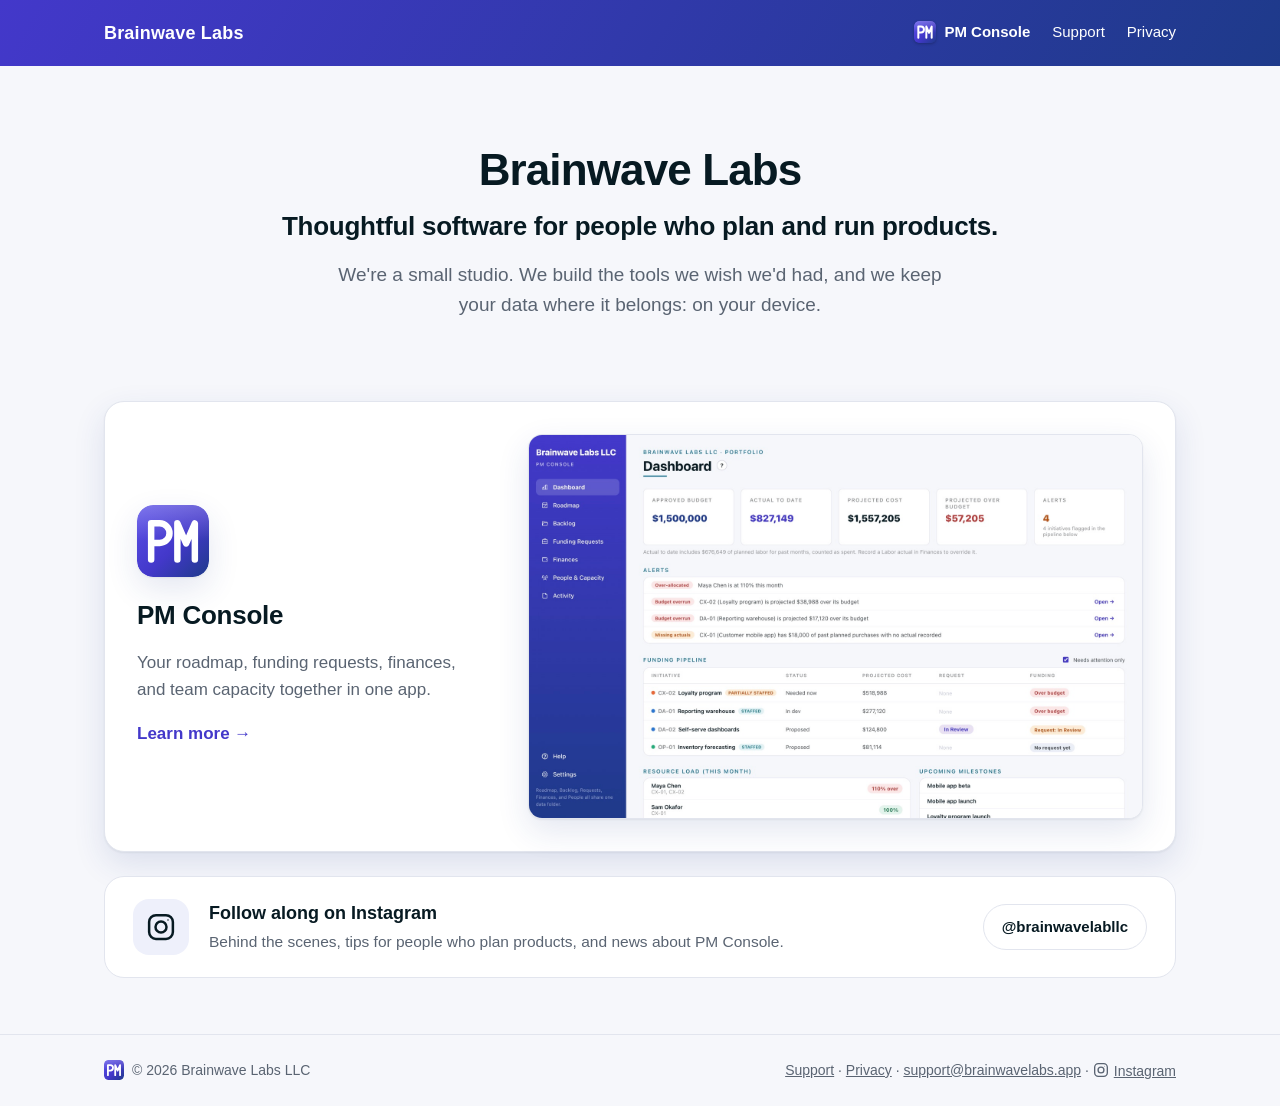
<file: index.html>
<!DOCTYPE html>
<html lang="en">
<head>
<meta charset="utf-8">
<meta name="viewport" content="width=device-width, initial-scale=1">
<title>Brainwave Labs</title>
<meta name="description" content="Brainwave Labs makes thoughtful software for people who plan and run products.">
<meta property="og:type" content="website">
<meta property="og:title" content="Brainwave Labs">
<meta property="og:description" content="Brainwave Labs makes thoughtful software for people who plan and run products.">
<meta property="og:url" content="https://brainwavelabs.app/">
<meta property="og:image" content="https://brainwavelabs.app/img/og-pmconsole.jpg">
<meta name="twitter:card" content="summary_large_image">
<link rel="icon" href="/img/pm-icon.svg" type="image/svg+xml">
<link rel="icon" href="/img/pm-icon-32.png" sizes="32x32" type="image/png">
<link rel="apple-touch-icon" href="/img/pm-icon-180.png">
<link rel="stylesheet" href="/style.css">
</head>
<body>
<header class="site">
  <div class="bar">
    <a class="brand" href="/">Brainwave Labs</a>
    <nav>
      <a class="nav-app" href="/pmconsole/"><img src="/img/pm-icon.svg" alt="" width="22" height="22">PM Console</a>
      <a href="/pmconsole/support/">Support</a>
      <a href="/pmconsole/privacy/">Privacy</a>
    </nav>
  </div>
</header>
<main class="wide">
<section class="hero home">
  <h1>Brainwave Labs</h1>
  <p class="tagline">Thoughtful software for people who plan and run products.</p>
  <p class="lead">We're a small studio. We build the tools we wish we'd had, and we keep your data where it belongs: on your device.</p>
</section>
<a class="product-card" href="/pmconsole/">
  <div class="pc-copy">
    <img src="/img/pm-icon.svg" alt="" width="72" height="72">
    <h2>PM Console</h2>
    <p>Your roadmap, funding requests, finances, and team capacity together in one app.</p>
    <span class="more">Learn more &rarr;</span>
  </div>
  <div class="frame"><img class="shot" src="/img/01-dashboard.jpg" alt="The PM Console Dashboard" width="1600" height="1000" decoding="async"></div>
</a>
<a class="follow-card" href="https://www.instagram.com/brainwavelabllc/" rel="me noopener" target="_blank">
  <span class="follow-icon"><svg class="ig" viewBox="0 0 24 24" width="30" height="30" fill="none" stroke="currentColor" stroke-width="2" stroke-linecap="round" stroke-linejoin="round" aria-hidden="true"><rect x="2.5" y="2.5" width="19" height="19" rx="5.5"/><circle cx="12" cy="12" r="4.4"/><circle cx="17.6" cy="6.4" r="0.6" fill="currentColor" stroke="none"/></svg></span>
  <span class="follow-copy"><strong>Follow along on Instagram</strong><span>Behind the scenes, tips for people who plan products, and news about PM Console.</span></span>
  <span class="follow-btn">@brainwavelabllc</span>
</a>
</main>
<footer class="site">
  <div class="foot">
    <div class="foot-brand"><img src="/img/pm-icon.svg" alt="" width="20" height="20"> &copy; 2026 Brainwave Labs LLC</div>
    <div class="foot-links"><a href="/pmconsole/support/">Support</a> &middot; <a href="/pmconsole/privacy/">Privacy</a> &middot; <a href="mailto:support@brainwavelabs.app">support@brainwavelabs.app</a> &middot; <a class="foot-ig" href="https://www.instagram.com/brainwavelabllc/" rel="me noopener" target="_blank" aria-label="Brainwave Labs on Instagram"><svg class="ig" viewBox="0 0 24 24" width="16" height="16" fill="none" stroke="currentColor" stroke-width="2" stroke-linecap="round" stroke-linejoin="round" aria-hidden="true"><rect x="2.5" y="2.5" width="19" height="19" rx="5.5"/><circle cx="12" cy="12" r="4.4"/><circle cx="17.6" cy="6.4" r="0.6" fill="currentColor" stroke="none"/></svg>Instagram</a></div>
  </div>
</footer>
</body>
</html>
</file>
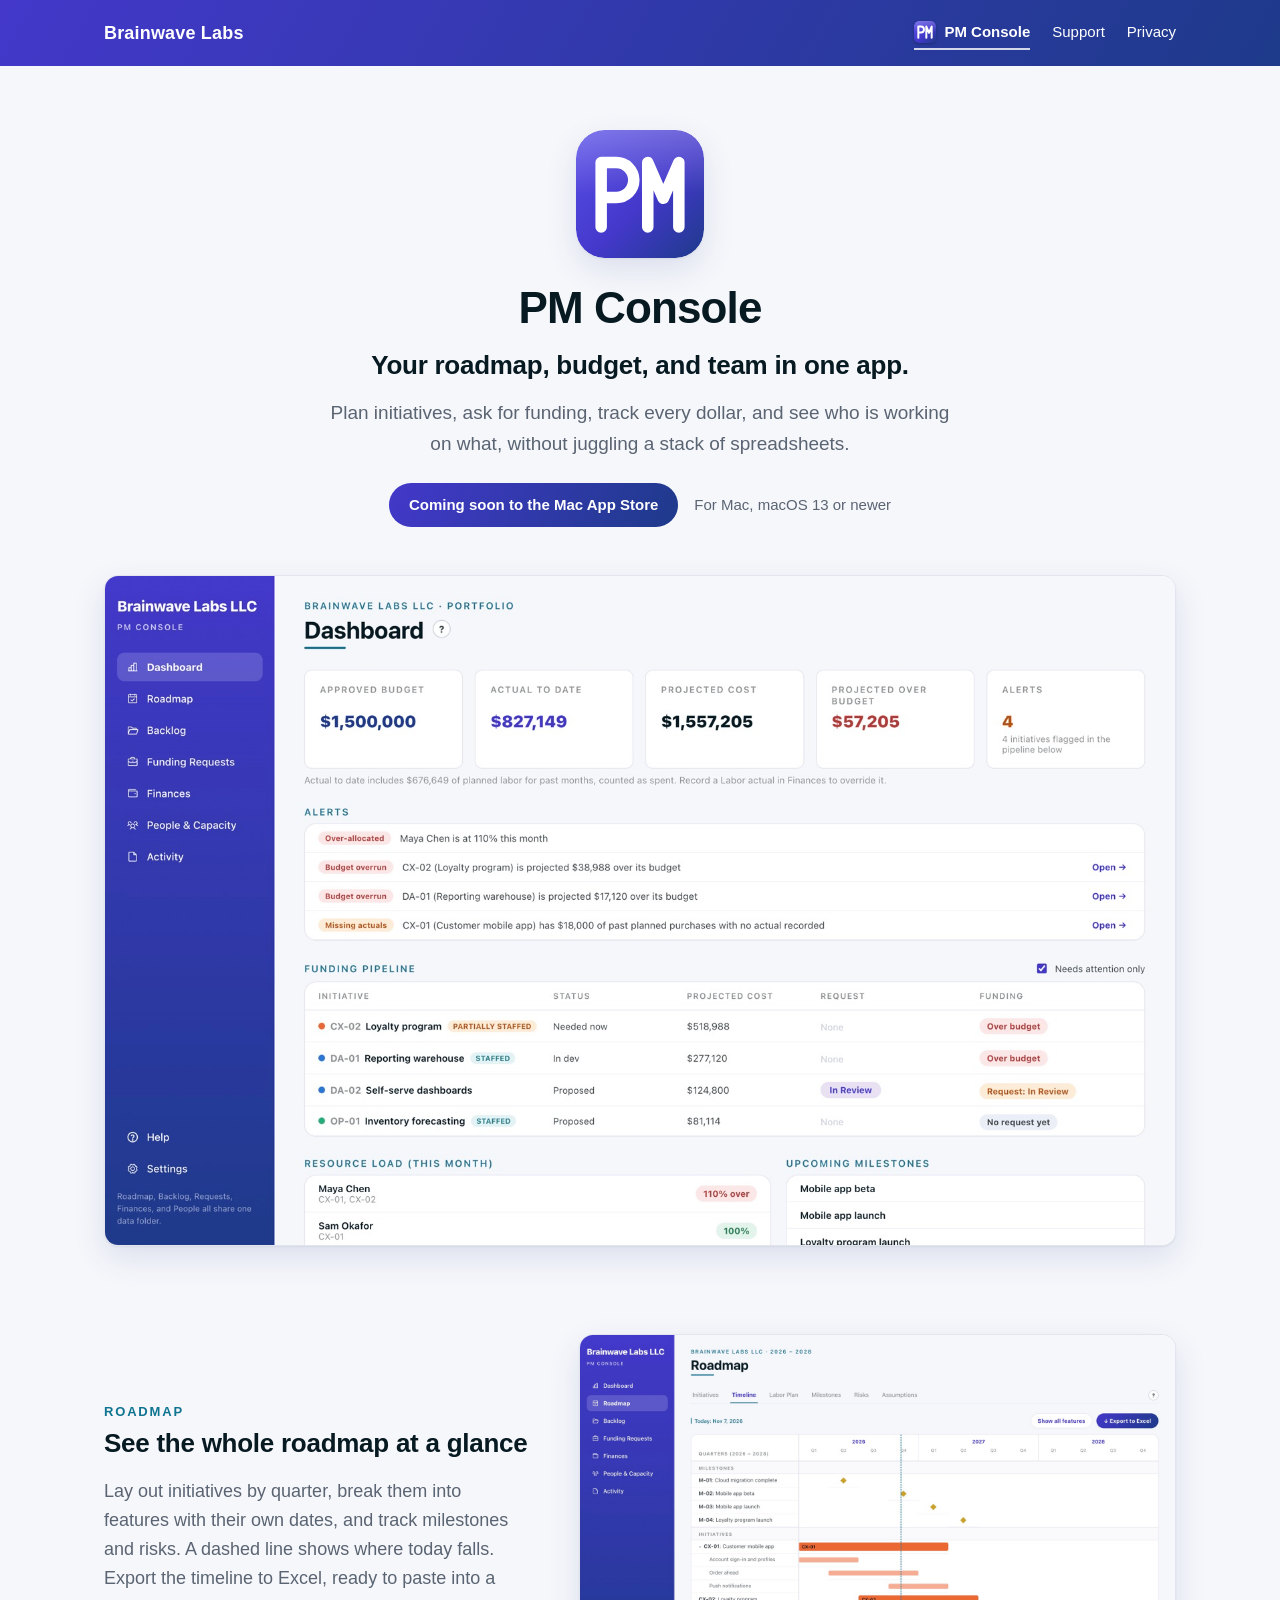
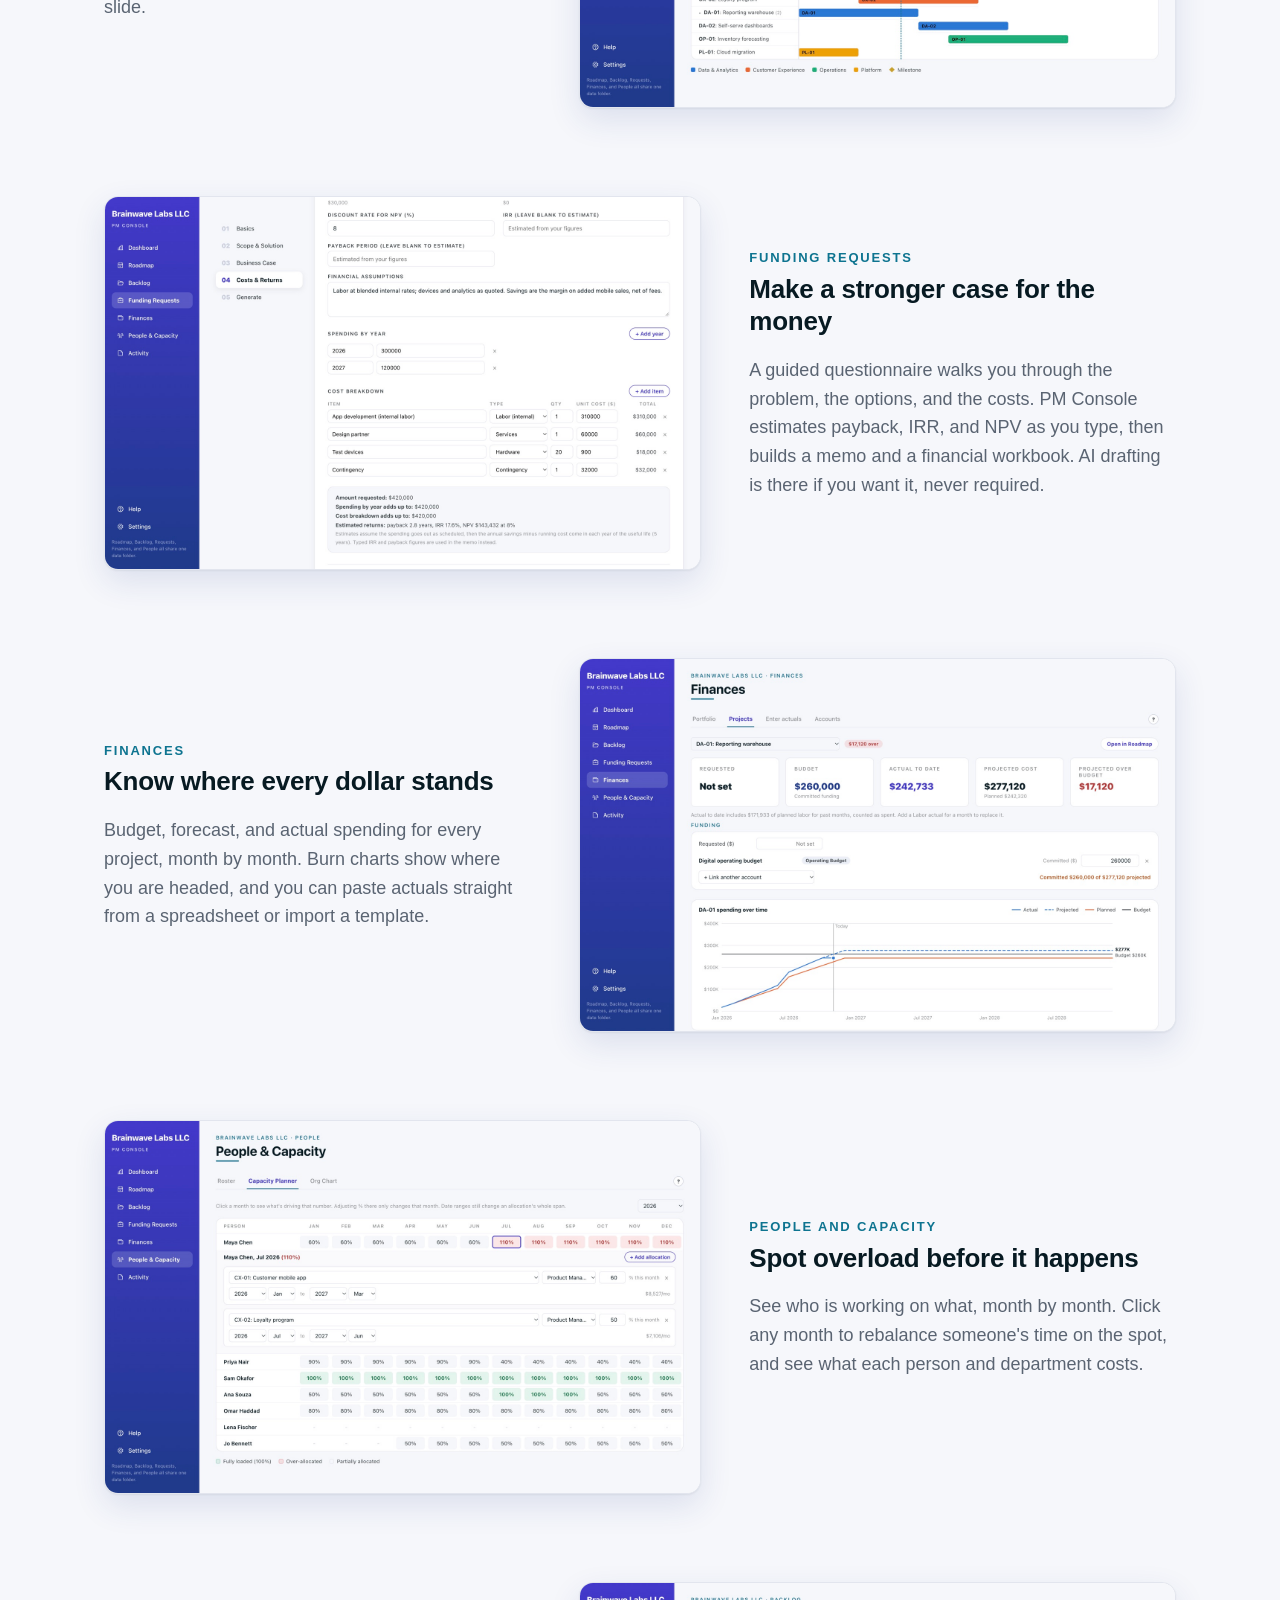
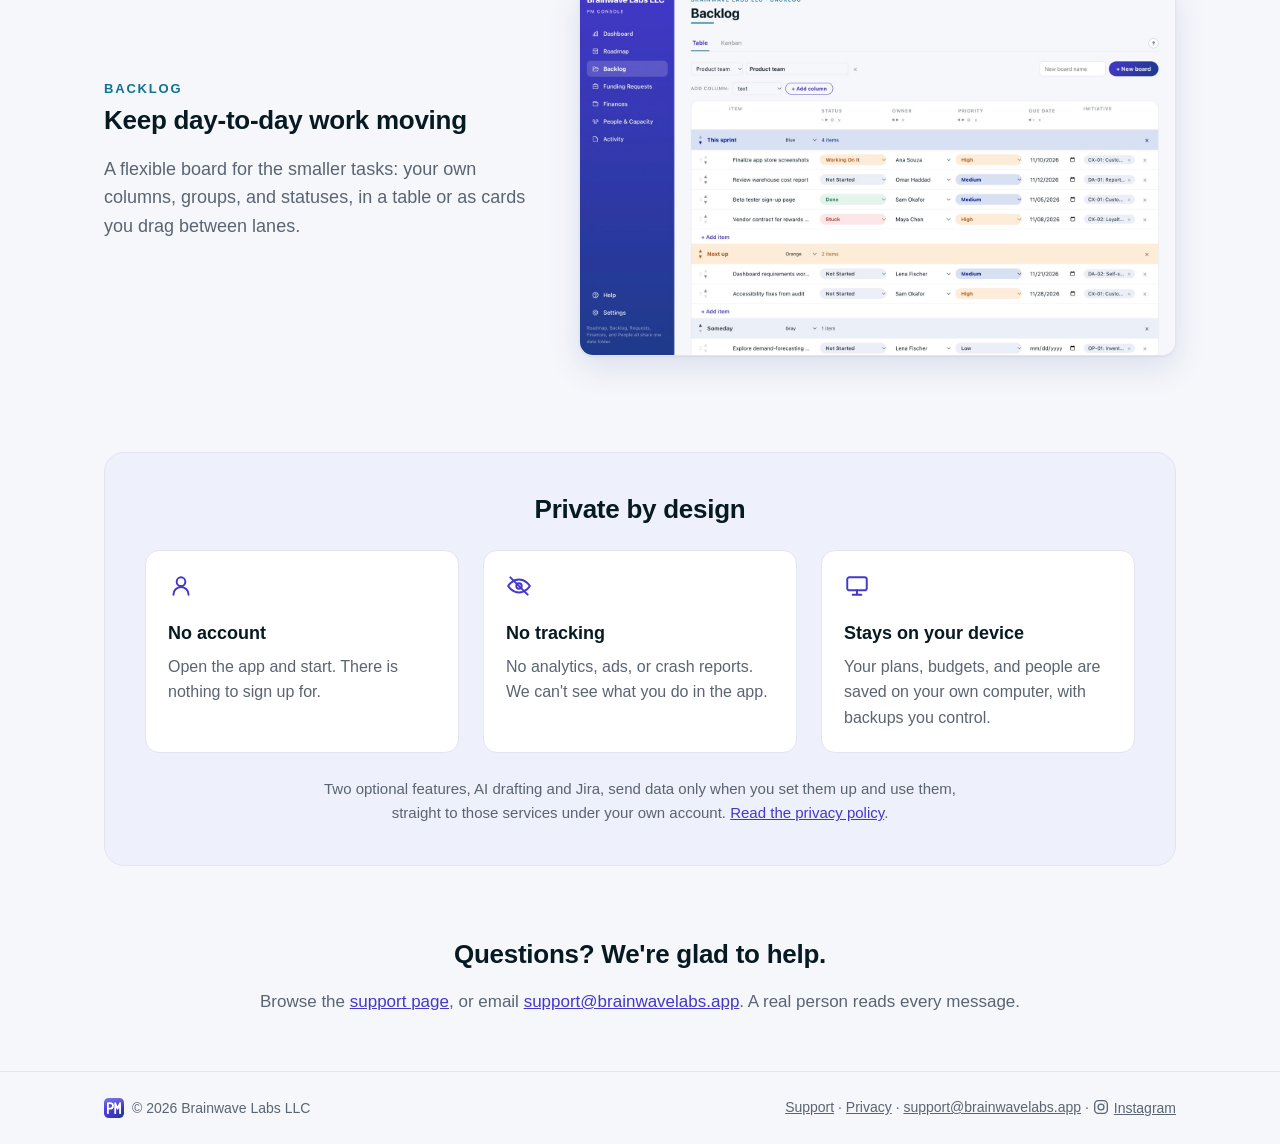
<file: pmconsole/index.html>
<!DOCTYPE html>
<html lang="en">
<head>
<meta charset="utf-8">
<meta name="viewport" content="width=device-width, initial-scale=1">
<title>PM Console: your roadmap, budget, and team in one app</title>
<meta name="description" content="PM Console brings your roadmap, funding requests, finances, and team capacity together in one app. No account, no tracking; your data stays on your device.">
<meta property="og:type" content="website">
<meta property="og:title" content="PM Console: your roadmap, budget, and team in one app">
<meta property="og:description" content="PM Console brings your roadmap, funding requests, finances, and team capacity together in one app. No account, no tracking; your data stays on your device.">
<meta property="og:url" content="https://brainwavelabs.app/pmconsole/">
<meta property="og:image" content="https://brainwavelabs.app/img/og-pmconsole.jpg">
<meta name="twitter:card" content="summary_large_image">
<link rel="icon" href="/img/pm-icon.svg" type="image/svg+xml">
<link rel="icon" href="/img/pm-icon-32.png" sizes="32x32" type="image/png">
<link rel="apple-touch-icon" href="/img/pm-icon-180.png">
<link rel="stylesheet" href="/style.css">
</head>
<body class="product">
<header class="site">
  <div class="bar">
    <a class="brand" href="/">Brainwave Labs</a>
    <nav>
      <a class="nav-app" href="/pmconsole/" aria-current="page"><img src="/img/pm-icon.svg" alt="" width="22" height="22">PM Console</a>
      <a href="/pmconsole/support/">Support</a>
      <a href="/pmconsole/privacy/">Privacy</a>
    </nav>
  </div>
</header>
<main class="wide">
<section class="hero">
  <img class="app-icon" src="/img/pm-icon.svg" alt="PM Console app icon" width="128" height="128">
  <h1>PM Console</h1>
  <p class="tagline">Your roadmap, budget, and team in one app.</p>
  <p class="lead">Plan initiatives, ask for funding, track every dollar, and see who is working on what, without juggling a stack of spreadsheets.</p>
  <div class="cta"><span class="pill">Coming soon to the Mac App Store</span><span class="req">For Mac, macOS 13 or newer</span></div>
</section>
<div class="hero-shot frame"><img class="shot" src="/img/01-dashboard.jpg" alt="The PM Console Dashboard: budget, spending, alerts, and the funding pipeline across every project" width="1600" height="1000" decoding="async"></div>
<section class="feature">
  <div class="copy"><p class="kicker">Roadmap</p><h2>See the whole roadmap at a glance</h2><p>Lay out initiatives by quarter, break them into features with their own dates, and track milestones and risks. A dashed line shows where today falls. Export the timeline to Excel, ready to paste into a slide.</p></div>
  <div class="frame"><img class="shot" src="/img/02-timeline.jpg" alt="The Timeline: initiatives as colored bars by quarter, with milestones above" width="1600" height="1000" loading="lazy" decoding="async"></div>
</section><section class="feature flip">
  <div class="copy"><p class="kicker">Funding requests</p><h2>Make a stronger case for the money</h2><p>A guided questionnaire walks you through the problem, the options, and the costs. PM Console estimates payback, IRR, and NPV as you type, then builds a memo and a financial workbook. AI drafting is there if you want it, never required.</p></div>
  <div class="frame"><img class="shot" src="/img/05-car.jpg" alt="A funding request: spending by year, a cost breakdown, and estimated returns" width="1600" height="1000" loading="lazy" decoding="async"></div>
</section><section class="feature">
  <div class="copy"><p class="kicker">Finances</p><h2>Know where every dollar stands</h2><p>Budget, forecast, and actual spending for every project, month by month. Burn charts show where you are headed, and you can paste actuals straight from a spreadsheet or import a template.</p></div>
  <div class="frame"><img class="shot" src="/img/03-finances.jpg" alt="A project&#x27;s finances: budget, actual to date, projected total, and a burn chart" width="1600" height="1000" loading="lazy" decoding="async"></div>
</section><section class="feature flip">
  <div class="copy"><p class="kicker">People and capacity</p><h2>Spot overload before it happens</h2><p>See who is working on what, month by month. Click any month to rebalance someone's time on the spot, and see what each person and department costs.</p></div>
  <div class="frame"><img class="shot" src="/img/04-capacity.jpg" alt="The Capacity Planner: each person&#x27;s allocation by month, with over-allocation in red" width="1600" height="1000" loading="lazy" decoding="async"></div>
</section><section class="feature">
  <div class="copy"><p class="kicker">Backlog</p><h2>Keep day-to-day work moving</h2><p>A flexible board for the smaller tasks: your own columns, groups, and statuses, in a table or as cards you drag between lanes.</p></div>
  <div class="frame"><img class="shot" src="/img/06-backlog.jpg" alt="The Backlog as a Kanban board with cards in status lanes" width="1600" height="1000" loading="lazy" decoding="async"></div>
</section>
<section class="privacy-band">
  <h2>Private by design</h2>
  <div class="promises"><div class="promise"><svg viewBox="0 0 24 24" width="26" height="26" fill="none" stroke="currentColor" stroke-width="1.8" stroke-linecap="round" stroke-linejoin="round" aria-hidden="true"><circle cx="12" cy="8" r="4" /><path d="M5 20a7 7 0 0 1 14 0" /></svg><h3>No account</h3><p>Open the app and start. There is nothing to sign up for.</p></div><div class="promise"><svg viewBox="0 0 24 24" width="26" height="26" fill="none" stroke="currentColor" stroke-width="1.8" stroke-linecap="round" stroke-linejoin="round" aria-hidden="true"><path d="M2 12s3.5-6 10-6 10 6 10 6-3.5 6-10 6S2 12 2 12Z" /><circle cx="12" cy="12" r="2.5" /><path d="M4 4l16 16" /></svg><h3>No tracking</h3><p>No analytics, ads, or crash reports. We can't see what you do in the app.</p></div><div class="promise"><svg viewBox="0 0 24 24" width="26" height="26" fill="none" stroke="currentColor" stroke-width="1.8" stroke-linecap="round" stroke-linejoin="round" aria-hidden="true"><rect x="3" y="4" width="18" height="12" rx="2" /><path d="M8 20h8M12 16v4" /></svg><h3>Stays on your device</h3><p>Your plans, budgets, and people are saved on your own computer, with backups you control.</p></div></div>
  <p class="fine">Two optional features, AI drafting and Jira, send data only when you set them up and use them, straight to those services under your own account. <a href="/pmconsole/privacy/">Read the privacy policy</a>.</p>
</section>
<section class="closing">
  <h2>Questions? We're glad to help.</h2>
  <p>Browse the <a href="/pmconsole/support/">support page</a>, or email <a href="mailto:support@brainwavelabs.app">support@brainwavelabs.app</a>. A real person reads every message.</p>
</section>
</main>
<footer class="site">
  <div class="foot">
    <div class="foot-brand"><img src="/img/pm-icon.svg" alt="" width="20" height="20"> &copy; 2026 Brainwave Labs LLC</div>
    <div class="foot-links"><a href="/pmconsole/support/">Support</a> &middot; <a href="/pmconsole/privacy/">Privacy</a> &middot; <a href="mailto:support@brainwavelabs.app">support@brainwavelabs.app</a> &middot; <a class="foot-ig" href="https://www.instagram.com/brainwavelabllc/" rel="me noopener" target="_blank" aria-label="Brainwave Labs on Instagram"><svg class="ig" viewBox="0 0 24 24" width="16" height="16" fill="none" stroke="currentColor" stroke-width="2" stroke-linecap="round" stroke-linejoin="round" aria-hidden="true"><rect x="2.5" y="2.5" width="19" height="19" rx="5.5"/><circle cx="12" cy="12" r="4.4"/><circle cx="17.6" cy="6.4" r="0.6" fill="currentColor" stroke="none"/></svg>Instagram</a></div>
  </div>
</footer>
</body>
</html>
</file>
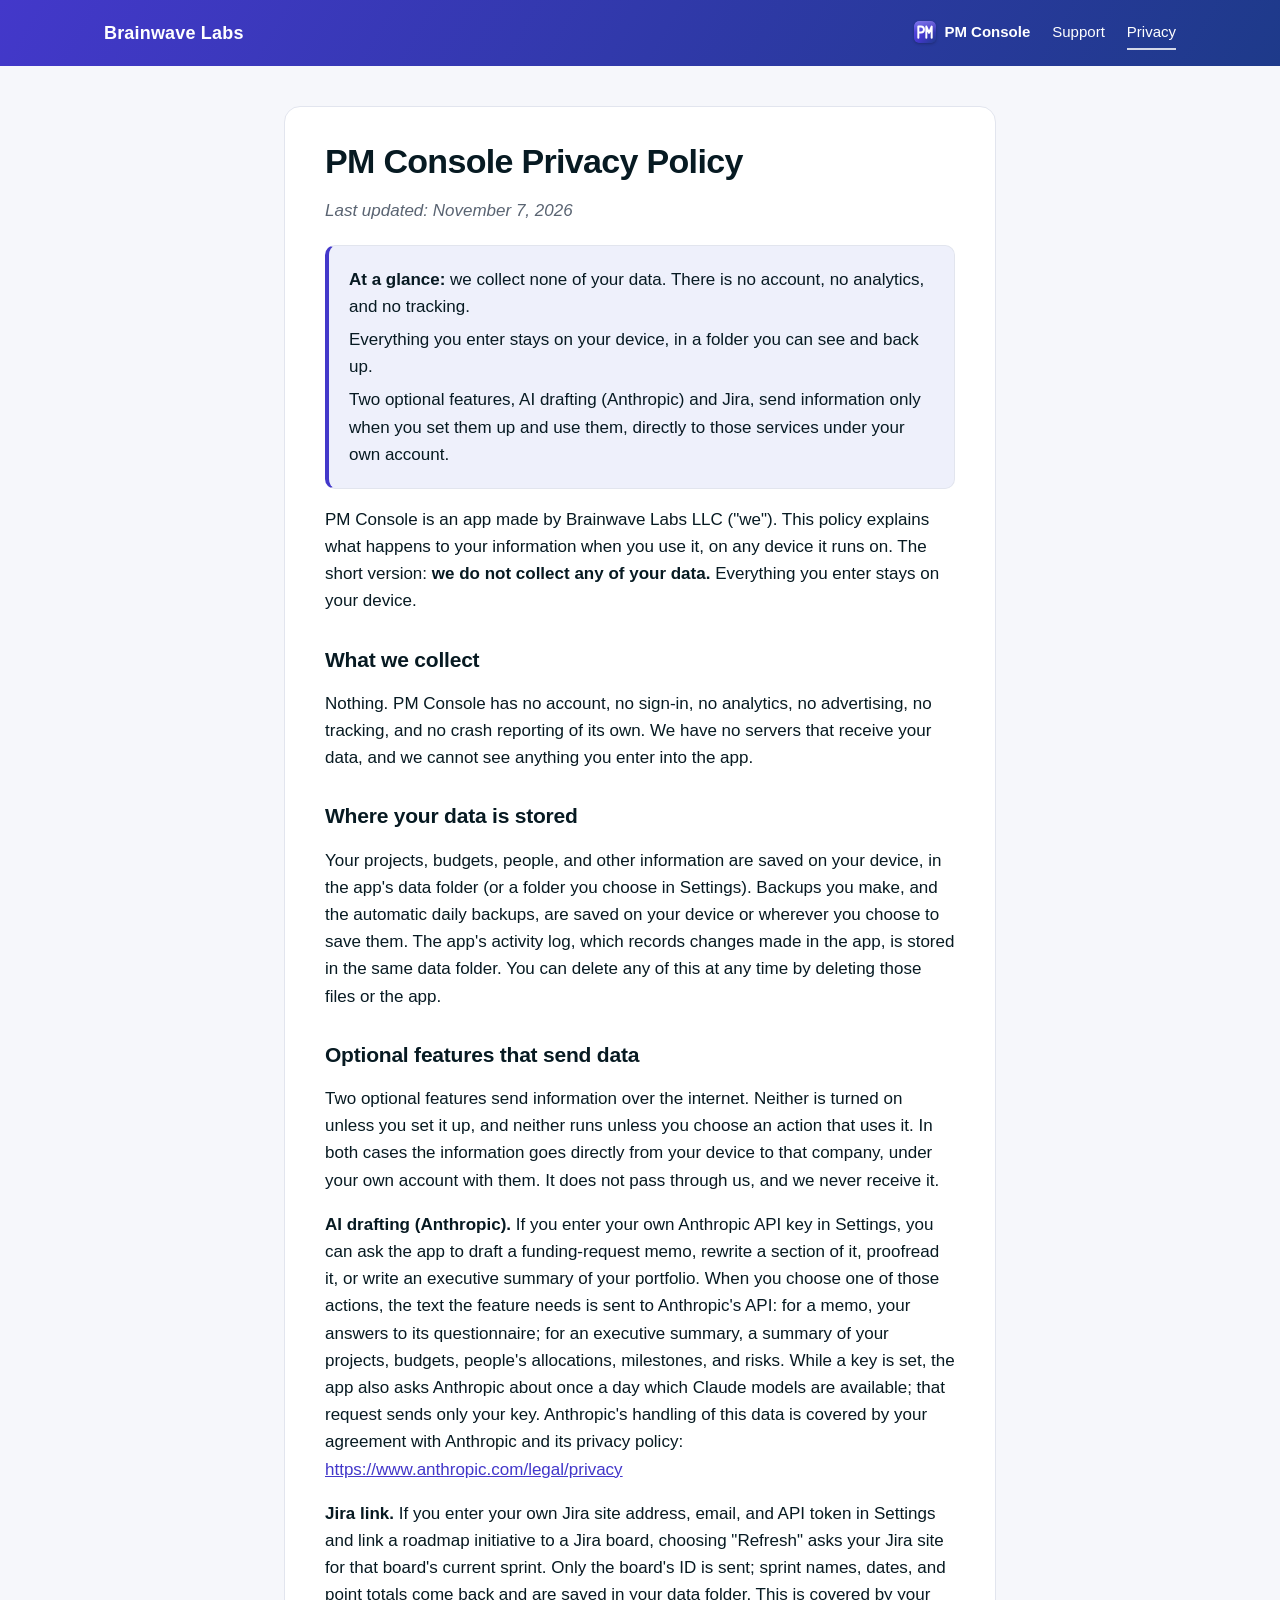
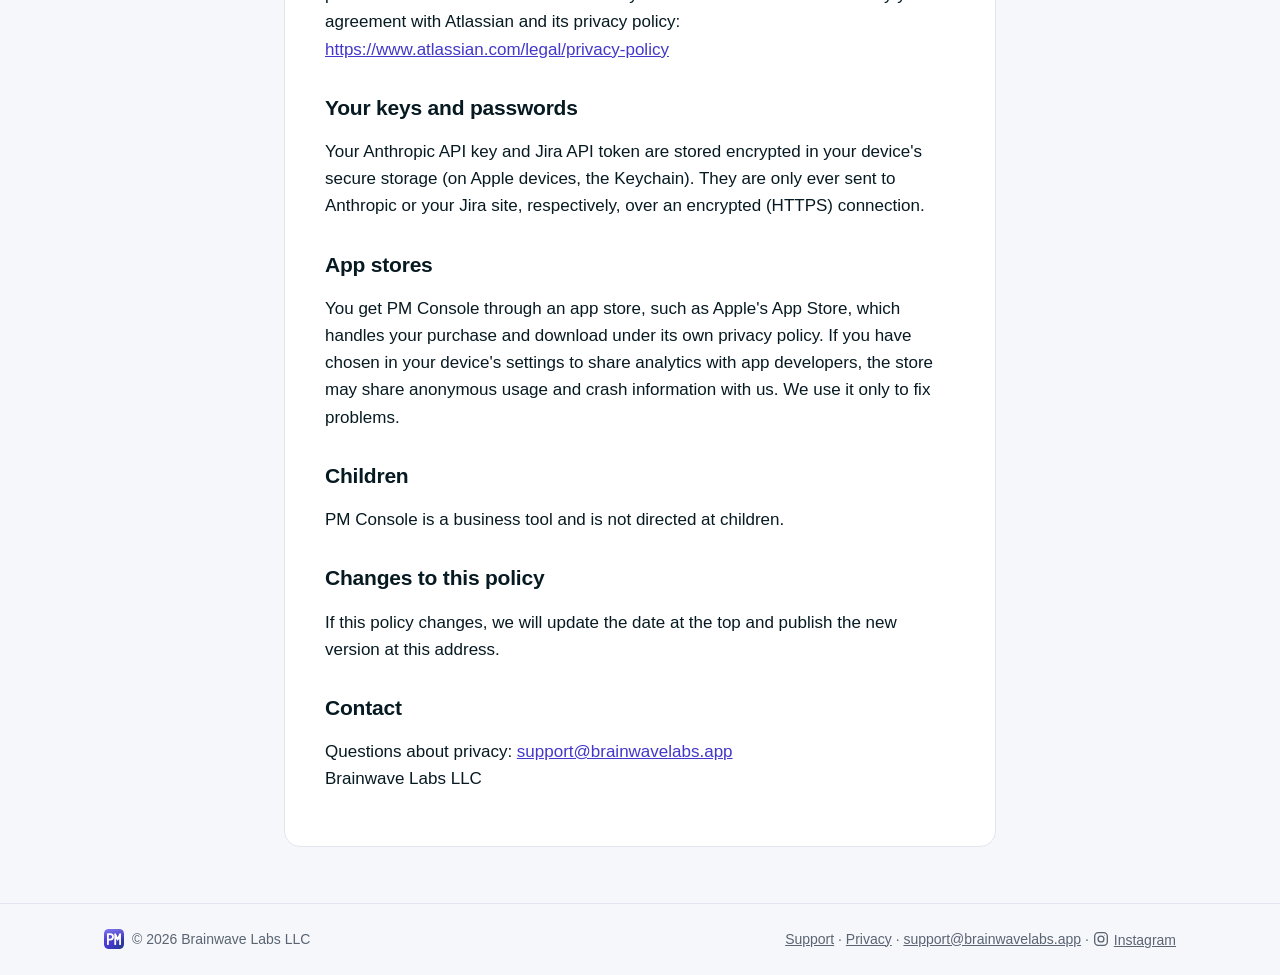
<file: pmconsole/privacy/index.html>
<!DOCTYPE html>
<html lang="en">
<head>
<meta charset="utf-8">
<meta name="viewport" content="width=device-width, initial-scale=1">
<title>PM Console Privacy Policy</title>
<meta name="description" content="How PM Console handles your information: it collects none. Your data stays on your device.">
<meta property="og:type" content="website">
<meta property="og:title" content="PM Console Privacy Policy">
<meta property="og:description" content="How PM Console handles your information: it collects none. Your data stays on your device.">
<meta property="og:url" content="https://brainwavelabs.app/pmconsole/privacy/">
<meta property="og:image" content="https://brainwavelabs.app/img/og-pmconsole.jpg">
<meta name="twitter:card" content="summary_large_image">
<link rel="icon" href="/img/pm-icon.svg" type="image/svg+xml">
<link rel="icon" href="/img/pm-icon-32.png" sizes="32x32" type="image/png">
<link rel="apple-touch-icon" href="/img/pm-icon-180.png">
<link rel="stylesheet" href="/style.css">
</head>
<body>
<header class="site">
  <div class="bar">
    <a class="brand" href="/">Brainwave Labs</a>
    <nav>
      <a class="nav-app" href="/pmconsole/"><img src="/img/pm-icon.svg" alt="" width="22" height="22">PM Console</a>
      <a href="/pmconsole/support/">Support</a>
      <a href="/pmconsole/privacy/" aria-current="page">Privacy</a>
    </nav>
  </div>
</header>
<main>
<div class="prose"><h1>PM Console Privacy Policy</h1>
<p><em>Last updated: November 7, 2026</em></p>
<div class="glance"><p><strong>At a glance:</strong> we collect none of your data. There is no account, no analytics, and no tracking.</p><p>Everything you enter stays on your device, in a folder you can see and back up.</p><p>Two optional features, AI drafting (Anthropic) and Jira, send information only when you set them up and use them, directly to those services under your own account.</p></div>
<p>PM Console is an app made by Brainwave Labs LLC ("we"). This policy explains what happens to your information when you use it, on any device it runs on. The short version: <strong>we do not collect any of your data.</strong> Everything you enter stays on your device.</p>
<h2>What we collect</h2>
<p>Nothing. PM Console has no account, no sign-in, no analytics, no advertising, no tracking, and no crash reporting of its own. We have no servers that receive your data, and we cannot see anything you enter into the app.</p>
<h2>Where your data is stored</h2>
<p>Your projects, budgets, people, and other information are saved on your device, in the app's data folder (or a folder you choose in Settings). Backups you make, and the automatic daily backups, are saved on your device or wherever you choose to save them. The app's activity log, which records changes made in the app, is stored in the same data folder. You can delete any of this at any time by deleting those files or the app.</p>
<h2>Optional features that send data</h2>
<p>Two optional features send information over the internet. Neither is turned on unless you set it up, and neither runs unless you choose an action that uses it. In both cases the information goes directly from your device to that company, under your own account with them. It does not pass through us, and we never receive it.</p>
<p><strong>AI drafting (Anthropic).</strong> If you enter your own Anthropic API key in Settings, you can ask the app to draft a funding-request memo, rewrite a section of it, proofread it, or write an executive summary of your portfolio. When you choose one of those actions, the text the feature needs is sent to Anthropic's API: for a memo, your answers to its questionnaire; for an executive summary, a summary of your projects, budgets, people's allocations, milestones, and risks. While a key is set, the app also asks Anthropic about once a day which Claude models are available; that request sends only your key. Anthropic's handling of this data is covered by your agreement with Anthropic and its privacy policy: <a href="https://www.anthropic.com/legal/privacy">https://www.anthropic.com/legal/privacy</a></p>
<p><strong>Jira link.</strong> If you enter your own Jira site address, email, and API token in Settings and link a roadmap initiative to a Jira board, choosing "Refresh" asks your Jira site for that board's current sprint. Only the board's ID is sent; sprint names, dates, and point totals come back and are saved in your data folder. This is covered by your agreement with Atlassian and its privacy policy: <a href="https://www.atlassian.com/legal/privacy-policy">https://www.atlassian.com/legal/privacy-policy</a></p>
<h2>Your keys and passwords</h2>
<p>Your Anthropic API key and Jira API token are stored encrypted in your device's secure storage (on Apple devices, the Keychain). They are only ever sent to Anthropic or your Jira site, respectively, over an encrypted (HTTPS) connection.</p>
<h2>App stores</h2>
<p>You get PM Console through an app store, such as Apple's App Store, which handles your purchase and download under its own privacy policy. If you have chosen in your device's settings to share analytics with app developers, the store may share anonymous usage and crash information with us. We use it only to fix problems.</p>
<h2>Children</h2>
<p>PM Console is a business tool and is not directed at children.</p>
<h2>Changes to this policy</h2>
<p>If this policy changes, we will update the date at the top and publish the new version at this address.</p>
<h2>Contact</h2>
<p>Questions about privacy: <a href="mailto:support@brainwavelabs.app">support@brainwavelabs.app</a><br>
Brainwave Labs LLC</p></div>
</main>
<footer class="site">
  <div class="foot">
    <div class="foot-brand"><img src="/img/pm-icon.svg" alt="" width="20" height="20"> &copy; 2026 Brainwave Labs LLC</div>
    <div class="foot-links"><a href="/pmconsole/support/">Support</a> &middot; <a href="/pmconsole/privacy/">Privacy</a> &middot; <a href="mailto:support@brainwavelabs.app">support@brainwavelabs.app</a> &middot; <a class="foot-ig" href="https://www.instagram.com/brainwavelabllc/" rel="me noopener" target="_blank" aria-label="Brainwave Labs on Instagram"><svg class="ig" viewBox="0 0 24 24" width="16" height="16" fill="none" stroke="currentColor" stroke-width="2" stroke-linecap="round" stroke-linejoin="round" aria-hidden="true"><rect x="2.5" y="2.5" width="19" height="19" rx="5.5"/><circle cx="12" cy="12" r="4.4"/><circle cx="17.6" cy="6.4" r="0.6" fill="currentColor" stroke="none"/></svg>Instagram</a></div>
  </div>
</footer>
</body>
</html>
</file>
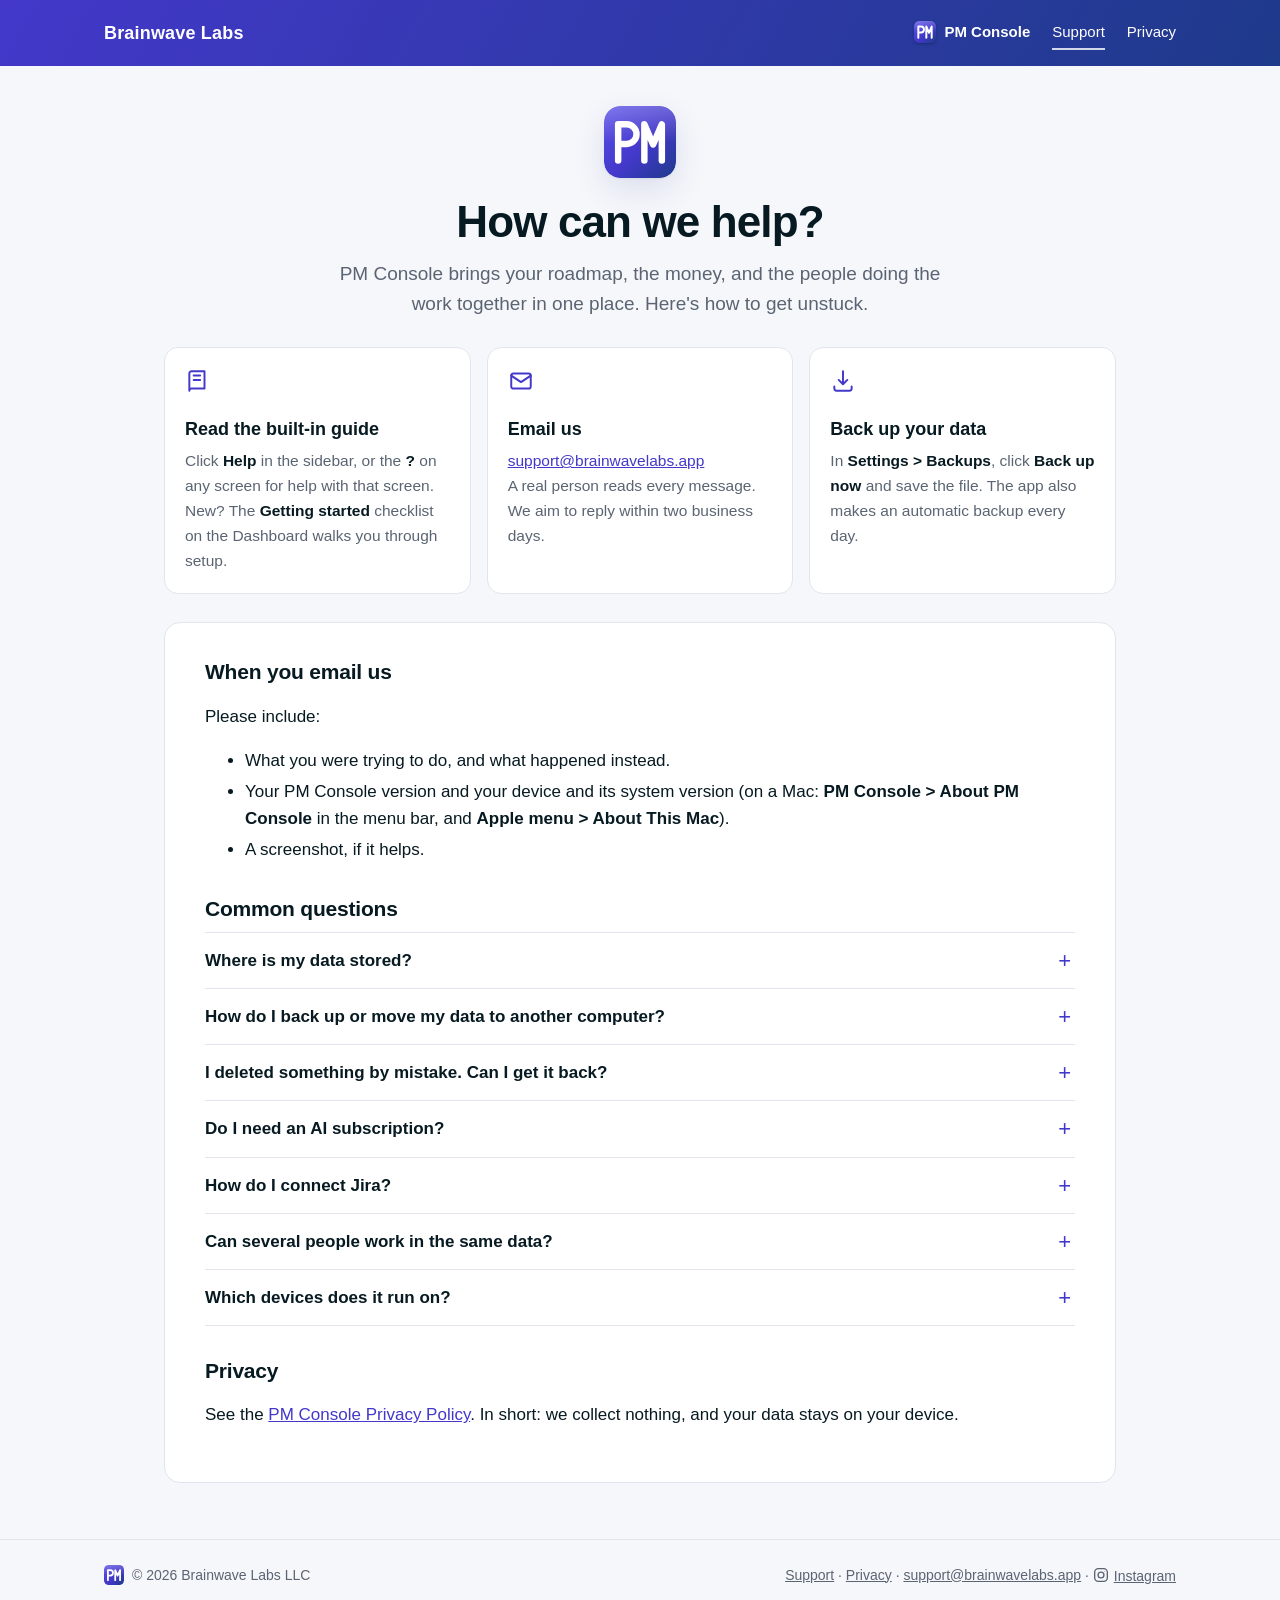
<file: pmconsole/support/index.html>
<!DOCTYPE html>
<html lang="en">
<head>
<meta charset="utf-8">
<meta name="viewport" content="width=device-width, initial-scale=1">
<title>PM Console Support</title>
<meta name="description" content="Help and contact for PM Console: the built-in guide, email support, and answers to common questions.">
<meta property="og:type" content="website">
<meta property="og:title" content="PM Console Support">
<meta property="og:description" content="Help and contact for PM Console: the built-in guide, email support, and answers to common questions.">
<meta property="og:url" content="https://brainwavelabs.app/pmconsole/support/">
<meta property="og:image" content="https://brainwavelabs.app/img/og-pmconsole.jpg">
<meta name="twitter:card" content="summary_large_image">
<link rel="icon" href="/img/pm-icon.svg" type="image/svg+xml">
<link rel="icon" href="/img/pm-icon-32.png" sizes="32x32" type="image/png">
<link rel="apple-touch-icon" href="/img/pm-icon-180.png">
<link rel="stylesheet" href="/style.css">
</head>
<body>
<header class="site">
  <div class="bar">
    <a class="brand" href="/">Brainwave Labs</a>
    <nav>
      <a class="nav-app" href="/pmconsole/"><img src="/img/pm-icon.svg" alt="" width="22" height="22">PM Console</a>
      <a href="/pmconsole/support/" aria-current="page">Support</a>
      <a href="/pmconsole/privacy/">Privacy</a>
    </nav>
  </div>
</header>
<main class="mid">
<section class="page-head">
  <img class="app-icon small" src="/img/pm-icon.svg" alt="" width="72" height="72">
  <h1>How can we help?</h1>
  <p class="lead">PM Console brings your roadmap, the money, and the people doing the work together in one place. Here's how to get unstuck.</p>
</section>
<div class="cards">
  <div class="card"><svg viewBox="0 0 24 24" width="26" height="26" fill="none" stroke="currentColor" stroke-width="1.8" stroke-linecap="round" stroke-linejoin="round" aria-hidden="true"><path d="M4 5a2 2 0 0 1 2-2h12v16H6a2 2 0 0 0-2 2V5Z" /><path d="M8 7h6M8 11h6" /></svg>
    <h3>Read the built-in guide</h3><p>Click <strong>Help</strong> in the sidebar, or the <strong>?</strong> on any screen for help with that screen. New? The <strong>Getting started</strong> checklist on the Dashboard walks you through setup.</p></div>
  <div class="card"><svg viewBox="0 0 24 24" width="26" height="26" fill="none" stroke="currentColor" stroke-width="1.8" stroke-linecap="round" stroke-linejoin="round" aria-hidden="true"><rect x="3" y="5" width="18" height="14" rx="2" /><path d="m3 7 9 6 9-6" /></svg>
    <h3>Email us</h3><p><a href="mailto:support@brainwavelabs.app">support@brainwavelabs.app</a><br>A real person reads every message. We aim to reply within two business days.</p></div>
  <div class="card"><svg viewBox="0 0 24 24" width="26" height="26" fill="none" stroke="currentColor" stroke-width="1.8" stroke-linecap="round" stroke-linejoin="round" aria-hidden="true"><path d="M12 3v12m0 0-4-4m4 4 4-4" /><path d="M4 17v2a2 2 0 0 0 2 2h12a2 2 0 0 0 2-2v-2" /></svg>
    <h3>Back up your data</h3><p>In <strong>Settings &gt; Backups</strong>, click <strong>Back up now</strong> and save the file. The app also makes an automatic backup every day.</p></div>
</div>
<div class="prose">
<h2>When you email us</h2>
<p>Please include:</p>
<ul>
  <li>What you were trying to do, and what happened instead.</li>
  <li>Your PM Console version and your device and its system version (on a Mac: <strong>PM Console &gt; About PM Console</strong> in the menu bar, and <strong>Apple menu &gt; About This Mac</strong>).</li>
  <li>A screenshot, if it helps.</li>
</ul>
<h2>Common questions</h2>
<div class="faq">
<details><summary>Where is my data stored?</summary><p>On your device, in the app's data folder. You can see or change the folder in <strong>Settings &gt; Data folder</strong>. Nothing is sent to us.</p></details>
<details><summary>How do I back up or move my data to another computer?</summary><p>In <strong>Settings &gt; Backups</strong>, click <strong>Back up now...</strong> and save the file. On the other computer, open PM Console, go to <strong>Settings &gt; Backups</strong>, and click <strong>Restore from backup...</strong>. The app also makes an automatic backup once a day and keeps the last 10.</p></details>
<details><summary>I deleted something by mistake. Can I get it back?</summary><p>Yes, from a backup. In <strong>Settings &gt; Backups</strong>, click <strong>Restore</strong> next to an automatic backup from before the change. The app saves your current data first, so restoring can be undone.</p></details>
<details><summary>Do I need an AI subscription?</summary><p>No. AI drafting is optional. To use it, create an API key at console.anthropic.com (Anthropic charges for its use separately) and paste it into <strong>Settings</strong>. Without a key, every other feature still works, and the funding-request questionnaire can build a starter draft from your answers.</p></details>
<details><summary>How do I connect Jira?</summary><p>In <strong>Settings</strong>, enter your Jira site address (it must start with https://), your email, and a Jira API token. Then open an initiative on the <strong>Roadmap</strong> and link its board.</p></details>
<details><summary>Can several people work in the same data?</summary><p>Not at the same time. PM Console is designed for one person per data folder.</p></details>
<details><summary>Which devices does it run on?</summary><p>PM Console is available today for Mac, on macOS 13 or newer.</p></details>
</div>
<h2>Privacy</h2>
<p>See the <a href="/pmconsole/privacy/">PM Console Privacy Policy</a>. In short: we collect nothing, and your data stays on your device.</p>
</div>
</main>
<footer class="site">
  <div class="foot">
    <div class="foot-brand"><img src="/img/pm-icon.svg" alt="" width="20" height="20"> &copy; 2026 Brainwave Labs LLC</div>
    <div class="foot-links"><a href="/pmconsole/support/">Support</a> &middot; <a href="/pmconsole/privacy/">Privacy</a> &middot; <a href="mailto:support@brainwavelabs.app">support@brainwavelabs.app</a> &middot; <a class="foot-ig" href="https://www.instagram.com/brainwavelabllc/" rel="me noopener" target="_blank" aria-label="Brainwave Labs on Instagram"><svg class="ig" viewBox="0 0 24 24" width="16" height="16" fill="none" stroke="currentColor" stroke-width="2" stroke-linecap="round" stroke-linejoin="round" aria-hidden="true"><rect x="2.5" y="2.5" width="19" height="19" rx="5.5"/><circle cx="12" cy="12" r="4.4"/><circle cx="17.6" cy="6.4" r="0.6" fill="currentColor" stroke="none"/></svg>Instagram</a></div>
  </div>
</footer>
</body>
</html>
</file>
<file: style.css>
/* Brainwave Labs site. System font only, no outside requests. */
:root {
  --primary: #4338CA; --secondary: #1E3A8A; --accent: #0E7490;
  --ink: #071A22; --muted: #5A6472; --line: #E2E5EE;
  --page: #F6F7FB; --card: #FFFFFF; --tint: #EEF0FB;
  --shadow: 0 1px 2px rgba(7, 26, 34, .06), 0 12px 32px rgba(30, 58, 138, .12);
}
@media (prefers-color-scheme: dark) {
  :root {
    --primary: #A5B4FC; --accent: #67C7DA;
    --ink: #E8EAF2; --muted: #A3A9B8; --line: #2B3142;
    --page: #0F121A; --card: #171B26; --tint: #1C2133;
    --shadow: 0 1px 2px rgba(0, 0, 0, .4), 0 12px 32px rgba(0, 0, 0, .45);
  }
}
* { box-sizing: border-box; }
html { -webkit-text-size-adjust: 100%; }
body { margin: 0; font: 17px/1.6 -apple-system, BlinkMacSystemFont, "Segoe UI", Helvetica, Arial, sans-serif; color: var(--ink); background: var(--page); }
img { max-width: 100%; height: auto; }
a { color: var(--primary); }
a:focus-visible, summary:focus-visible { outline: 3px solid var(--accent); outline-offset: 2px; border-radius: 4px; }

/* Header and footer */
header.site { color: #fff; background: linear-gradient(120deg, #4338CA, #1E3A8A); }
.bar { max-width: 1120px; margin: 0 auto; padding: 16px 24px; display: flex; flex-wrap: wrap; gap: 10px 24px; align-items: center; justify-content: space-between; }
header.site a { color: #fff; text-decoration: none; }
.brand { font-weight: 800; font-size: 18px; letter-spacing: .01em; }
nav { display: flex; flex-wrap: wrap; align-items: center; gap: 6px 22px; font-size: 15px; }
nav a { padding: 4px 0; border-bottom: 2px solid transparent; }
nav a:hover, nav a[aria-current="page"] { border-bottom-color: rgba(255, 255, 255, .8); }
.nav-app { display: inline-flex; align-items: center; gap: 8px; font-weight: 600; }
.nav-app img { border-radius: 5px; box-shadow: 0 1px 3px rgba(0, 0, 0, .25); }
footer.site { border-top: 1px solid var(--line); margin-top: 56px; }
.foot { max-width: 1120px; margin: 0 auto; padding: 24px; display: flex; flex-wrap: wrap; gap: 8px 24px; justify-content: space-between; color: var(--muted); font-size: 14px; }
.foot a { color: var(--muted); }
.foot-brand { display: inline-flex; align-items: center; gap: 8px; }
.foot-brand img { border-radius: 4px; }

/* Layout */
main { max-width: 760px; margin: 40px auto 0; padding: 0 24px; }
main.wide { max-width: 1120px; }
main.mid { max-width: 1000px; }
main.mid .prose { max-width: none; }
.prose { max-width: 760px; }
h1 { font-size: 44px; line-height: 1.1; margin: 0 0 12px; font-weight: 800; letter-spacing: -.02em; }
h2 { font-size: 26px; line-height: 1.25; margin: 40px 0 10px; font-weight: 750; letter-spacing: -.01em; }
h3 { font-size: 18px; margin: 12px 0 6px; }
li { margin: 4px 0; }
em { color: var(--muted); }
.lead { font-size: 19px; color: var(--muted); max-width: 640px; }

/* Privacy policy and other text pages: the card look from before */
.prose { background: var(--card); border: 1px solid var(--line); border-radius: 16px; padding: 36px 40px; }
.prose > h1:first-child, .prose > h2:first-child { margin-top: 0; }
.prose h1 { font-size: 34px; }
.prose h2 { font-size: 21px; margin-top: 32px; }
.glance { background: var(--tint); border: 1px solid var(--line); border-left: 4px solid #4338CA; border-radius: 10px; padding: 14px 20px; margin: 20px 0 8px; }
.glance p { margin: 6px 0; }

/* Hero */
.hero { text-align: center; padding: 24px 0 8px; }
.hero .lead { margin: 0 auto 24px; }
.app-icon { width: 128px; height: 128px; border-radius: 28px; box-shadow: var(--shadow); margin-bottom: 18px; }
.app-icon.small { width: 72px; height: 72px; border-radius: 16px; margin-bottom: 12px; }
.tagline { font-size: 26px; font-weight: 650; margin: 0 0 12px; letter-spacing: -.01em; }
.cta { display: flex; flex-wrap: wrap; gap: 10px 16px; justify-content: center; align-items: center; }
.pill { display: inline-block; padding: 10px 20px; border-radius: 999px; color: #fff; font-weight: 650; font-size: 15px; background: linear-gradient(120deg, #4338CA, #1E3A8A); }
.req { color: var(--muted); font-size: 15px; }
.hero-shot { margin: 40px 0 24px; }

/* Screenshots */
.frame { border-radius: 14px; overflow: hidden; border: 1px solid var(--line); box-shadow: var(--shadow); background: var(--card); line-height: 0; }
.shot { display: block; width: 100%; }

/* Feature rows */
.feature { display: grid; grid-template-columns: 5fr 7fr; gap: 48px; align-items: center; margin: 88px 0; }
.feature.flip { grid-template-columns: 7fr 5fr; }
.feature.flip .copy { order: 2; }
.feature h2 { margin-top: 4px; }
.feature p { color: var(--muted); font-size: 18px; }
.kicker { color: var(--accent) !important; font-size: 13px !important; font-weight: 700; letter-spacing: .14em; text-transform: uppercase; margin: 0; }

/* Privacy band */
.privacy-band { background: var(--tint); border: 1px solid var(--line); border-radius: 20px; padding: 40px; margin: 96px 0 0; text-align: center; }
.privacy-band h2 { margin-top: 0; }
.promises { display: grid; grid-template-columns: repeat(3, minmax(0, 1fr)); gap: 24px; margin: 24px 0; text-align: left; }
.promise { background: var(--card); border: 1px solid var(--line); border-radius: 14px; padding: 22px; }
.promise svg { color: var(--primary); }
.promise p { color: var(--muted); margin: 0; font-size: 16px; }
.fine { color: var(--muted); font-size: 15px; max-width: 680px; margin: 0 auto; }
.closing { text-align: center; margin: 72px 0 0; }
.closing p { color: var(--muted); }

/* Support */
.page-head { text-align: center; margin-bottom: 28px; }
.page-head .lead { margin: 0 auto; }
.cards { display: grid; grid-template-columns: repeat(3, minmax(0, 1fr)); gap: 16px; margin: 0 0 28px; }
.card { background: var(--card); border: 1px solid var(--line); border-radius: 14px; padding: 20px; }
.card svg { color: var(--primary); }
.card p { margin: 0; color: var(--muted); font-size: 15.5px; }
.card p strong { color: var(--ink); }
.faq details { border-top: 1px solid var(--line); padding: 4px 0; }
.faq details:last-child { border-bottom: 1px solid var(--line); }
.faq summary { cursor: pointer; font-weight: 650; padding: 10px 28px 10px 0; list-style: none; position: relative; }
.faq summary::-webkit-details-marker { display: none; }
.faq summary::after { content: "+"; position: absolute; right: 4px; top: 6px; font-size: 22px; font-weight: 400; color: var(--primary); }
.faq details[open] summary::after { content: "\2212"; }
.faq details p { margin: 0 0 14px; color: var(--muted); }

/* Home */
.hero.home { padding-top: 40px; }
.product-card { display: grid; grid-template-columns: 4fr 7fr; gap: 40px; align-items: center; margin: 48px 0 0; padding: 32px; background: var(--card); border: 1px solid var(--line); border-radius: 20px; box-shadow: var(--shadow); color: inherit; text-decoration: none; transition: transform .15s ease; }
.product-card:hover { transform: translateY(-2px); }
.pc-copy img { border-radius: 16px; box-shadow: var(--shadow); }
.pc-copy h2 { margin: 14px 0 6px; }
.pc-copy p { color: var(--muted); }
.more { color: var(--primary); font-weight: 650; }
.follow-card { display: flex; align-items: center; gap: 20px; margin: 24px 0 0; padding: 22px 28px; background: var(--card); border: 1px solid var(--line); border-radius: 20px; color: inherit; text-decoration: none; transition: transform .15s ease, box-shadow .15s ease; }
.follow-card:hover { transform: translateY(-2px); box-shadow: var(--shadow); }
.follow-icon { flex: none; width: 56px; height: 56px; border-radius: 16px; display: grid; place-items: center; background: var(--tint); color: var(--ink); }
.follow-copy { flex: 1; min-width: 0; display: flex; flex-direction: column; gap: 2px; }
.follow-copy strong { font-size: 18px; }
.follow-copy span { color: var(--muted); font-size: 15.5px; }
.follow-btn { flex: none; padding: 10px 18px; border-radius: 999px; border: 1.5px solid var(--line); font-weight: 650; font-size: 15px; color: var(--ink); }
.follow-card:hover .follow-btn { border-color: var(--ink); }
.foot-ig { display: inline-flex; align-items: center; gap: 5px; vertical-align: middle; }
.foot-ig .ig { position: relative; top: -1px; }

/* Narrow screens: one column, 16px gutters */
@media (max-width: 820px) {
  .feature, .product-card { grid-template-columns: 1fr; gap: 20px; margin: 56px 0; }
  .feature.flip .copy { order: 0; }
  .promises, .cards { grid-template-columns: 1fr; }
  .product-card { margin-top: 32px; padding: 20px; }
  .follow-card { flex-wrap: wrap; padding: 18px 20px; }
  .follow-btn { width: 100%; text-align: center; }
}
@media (max-width: 600px) {
  main { padding: 0 16px; margin-top: 28px; }
  .bar { padding: 14px 16px; }
  h1 { font-size: 34px; }
  .tagline { font-size: 21px; }
  .prose { padding: 24px 20px; }
  .privacy-band { padding: 28px 18px; }
  .app-icon { width: 104px; height: 104px; border-radius: 24px; }
}
@media (prefers-reduced-motion: reduce) { .product-card { transition: none; } }
</file>
